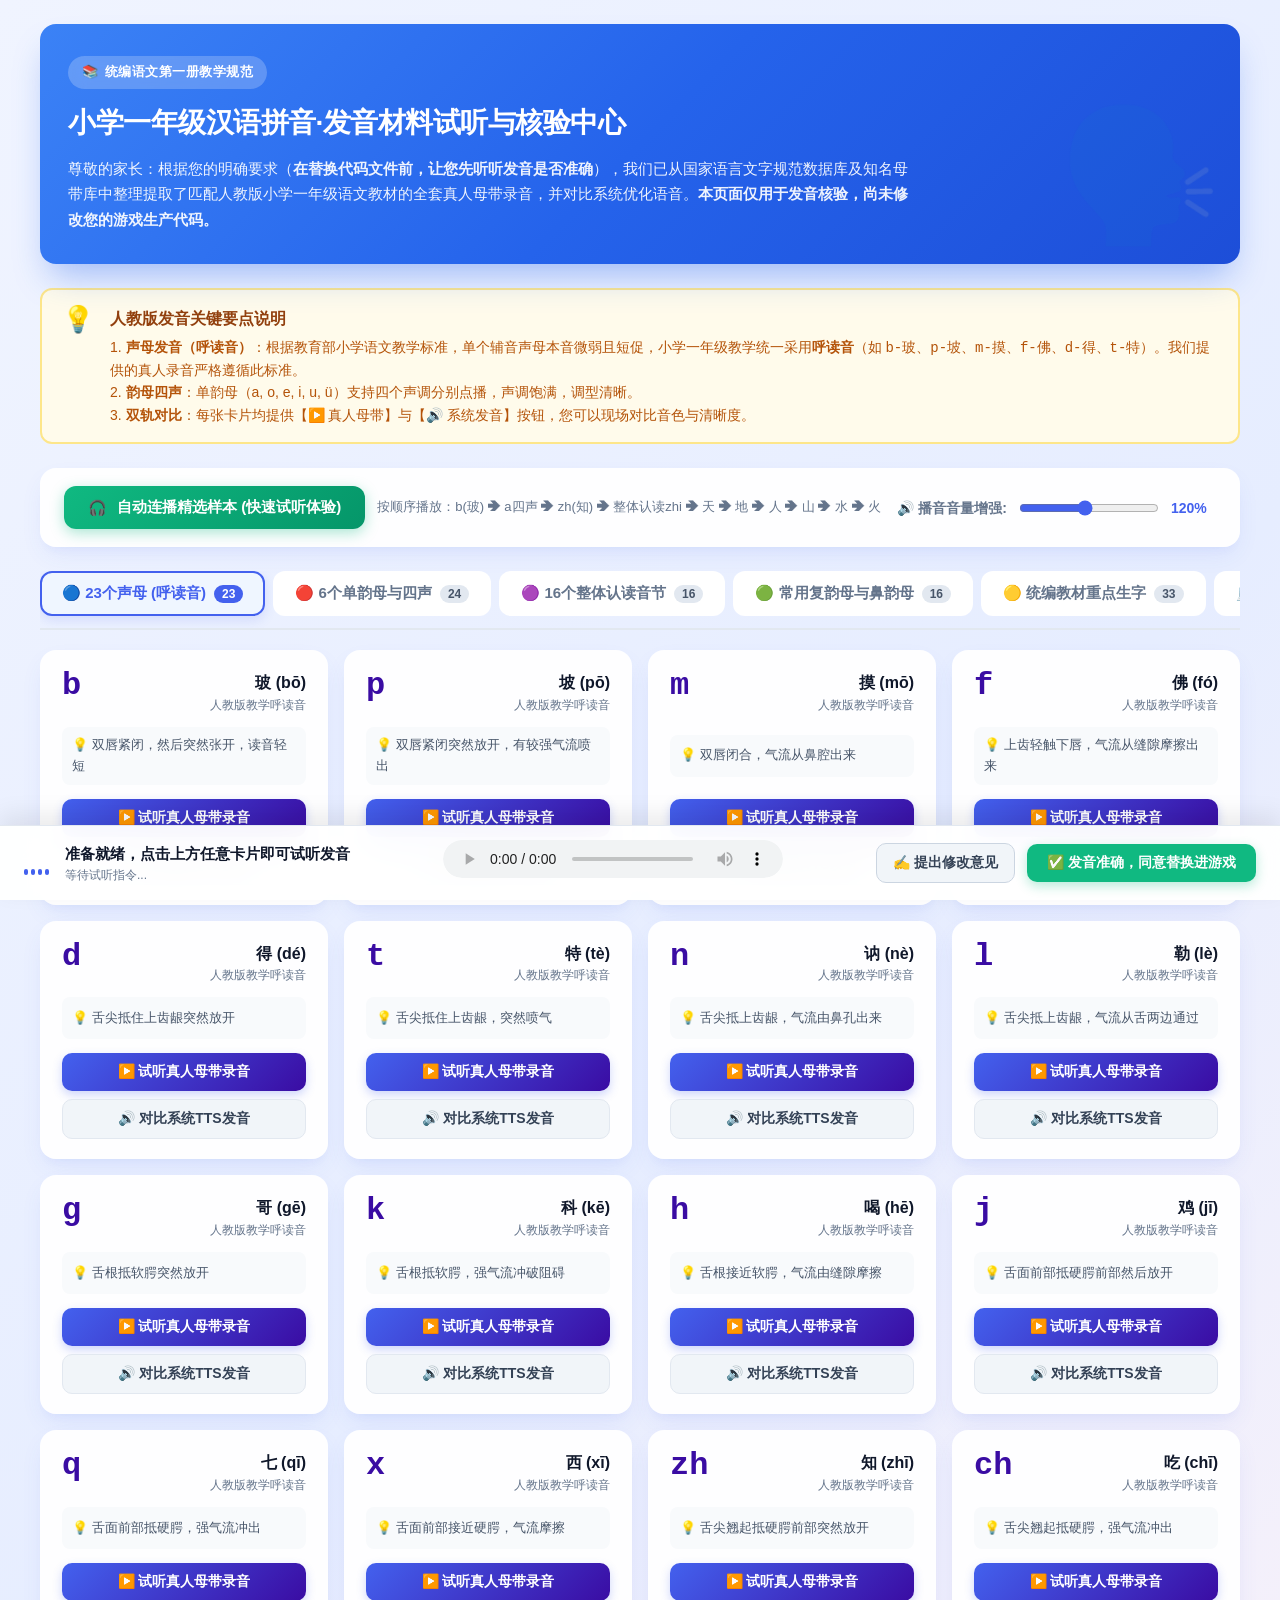
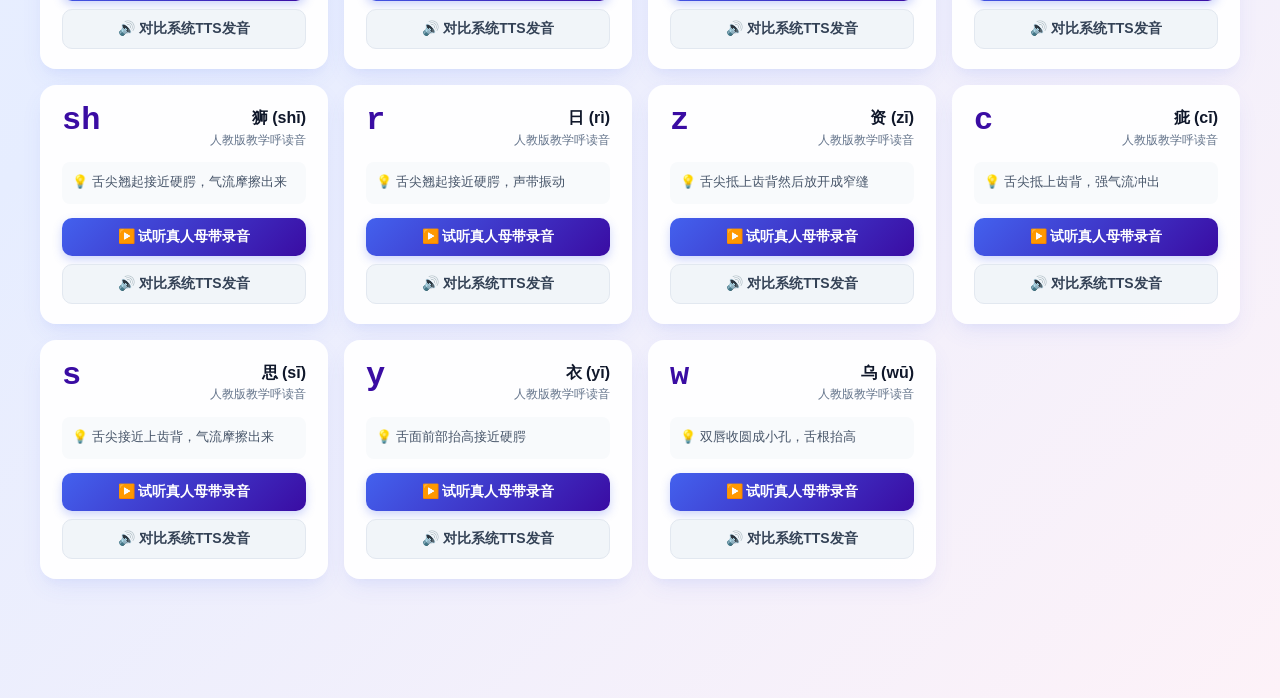
<file: preview_audio.html>
<!DOCTYPE html>
<html lang="zh-CN">
<head>
    <meta charset="UTF-8">
    <meta name="viewport" content="width=device-width, initial-scale=1.0">
    <title>人教版小学一年级语文·发音材料试听与核验中心</title>
    <style>
        :root {
            --primary: #4361ee;
            --primary-dark: #3a0ca3;
            --secondary: #4cc9f0;
            --accent: #f72585;
            --success: #10b981;
            --warning: #f59e0b;
            --bg-gradient: linear-gradient(135deg, #f0f4ff 0%, #e6edff 50%, #fdf2f8 100%);
            --card-bg: rgba(255, 255, 255, 0.95);
            --text-main: #1e293b;
            --text-muted: #64748b;
            --border-radius: 16px;
            --shadow: 0 10px 25px -5px rgba(67, 97, 238, 0.1), 0 8px 10px -6px rgba(67, 97, 238, 0.05);
            --shadow-hover: 0 20px 30px -10px rgba(67, 97, 238, 0.2);
        }

        * {
            box-sizing: border-box;
            margin: 0;
            padding: 0;
        }

        body {
            font-family: -apple-system, BlinkMacSystemFont, "PingFang SC", "Hiragino Sans GB", "Microsoft YaHei", sans-serif;
            background: var(--bg-gradient);
            color: var(--text-main);
            min-height: 100vh;
            padding: 24px 16px 120px;
            line-height: 1.6;
        }

        .container {
            max-width: 1200px;
            margin: 0 auto;
        }

        /* 顶部横幅 */
        .header-card {
            background: linear-gradient(135deg, #3b82f6 0%, #2563eb 50%, #1d4ed8 100%);
            color: white;
            padding: 32px 28px;
            border-radius: var(--border-radius);
            box-shadow: 0 20px 35px -10px rgba(37, 99, 235, 0.4);
            margin-bottom: 24px;
            position: relative;
            overflow: hidden;
        }

        .header-card::before {
            content: "🗣️";
            position: absolute;
            right: 20px;
            bottom: -15px;
            font-size: 130px;
            opacity: 0.15;
            pointer-events: none;
        }

        .badge-tag {
            display: inline-flex;
            align-items: center;
            gap: 6px;
            background: rgba(255, 255, 255, 0.22);
            backdrop-filter: blur(8px);
            padding: 6px 14px;
            border-radius: 9999px;
            font-size: 13px;
            font-weight: 600;
            letter-spacing: 0.5px;
            margin-bottom: 12px;
        }

        .header-title {
            font-size: 28px;
            font-weight: 800;
            margin-bottom: 10px;
            letter-spacing: -0.5px;
        }

        .header-desc {
            font-size: 15px;
            color: rgba(255, 255, 255, 0.92);
            max-width: 850px;
            line-height: 1.7;
        }

        /* 试听与核验指南 */
        .notice-card {
            background: #fffbeb;
            border: 2px solid #fde68a;
            border-radius: 12px;
            padding: 16px 20px;
            margin-bottom: 24px;
            display: flex;
            gap: 16px;
            align-items: flex-start;
        }

        .notice-icon {
            font-size: 26px;
            line-height: 1;
        }

        .notice-content h4 {
            color: #92400e;
            font-size: 16px;
            margin-bottom: 4px;
            font-weight: 700;
        }

        .notice-content p {
            color: #b45309;
            font-size: 14px;
            line-height: 1.6;
        }

        /* 顶部控制栏 */
        .action-bar {
            background: var(--card-bg);
            border-radius: var(--border-radius);
            padding: 18px 24px;
            box-shadow: var(--shadow);
            margin-bottom: 24px;
            display: flex;
            flex-wrap: wrap;
            justify-content: space-between;
            align-items: center;
            gap: 16px;
        }

        .tour-button {
            display: inline-flex;
            align-items: center;
            gap: 10px;
            background: linear-gradient(135deg, #10b981 0%, #059669 100%);
            color: white;
            padding: 12px 24px;
            border-radius: 12px;
            border: none;
            font-size: 15px;
            font-weight: 700;
            cursor: pointer;
            box-shadow: 0 4px 14px rgba(16, 185, 129, 0.35);
            transition: all 0.2s ease;
        }

        .tour-button:hover {
            transform: translateY(-2px);
            box-shadow: 0 6px 20px rgba(16, 185, 129, 0.45);
        }

        .tour-button:active {
            transform: translateY(0);
        }

        .volume-box {
            display: flex;
            align-items: center;
            gap: 12px;
            font-size: 14px;
            color: var(--text-muted);
            font-weight: 600;
        }

        .volume-slider {
            width: 140px;
            accent-color: var(--primary);
            cursor: pointer;
        }

        /* 标签页切换 */
        .tabs-nav {
            display: flex;
            gap: 8px;
            overflow-x: auto;
            padding-bottom: 12px;
            margin-bottom: 20px;
            border-bottom: 2px solid #e2e8f0;
        }

        .tab-btn {
            background: white;
            border: 2px solid transparent;
            padding: 10px 20px;
            border-radius: 12px;
            font-size: 15px;
            font-weight: 700;
            color: var(--text-muted);
            cursor: pointer;
            white-space: nowrap;
            display: flex;
            align-items: center;
            gap: 8px;
            transition: all 0.2s;
        }

        .tab-btn:hover {
            color: var(--primary);
            background: #eff6ff;
        }

        .tab-btn.active {
            color: var(--primary);
            background: #eff6ff;
            border-color: var(--primary);
            box-shadow: 0 4px 12px rgba(67, 97, 238, 0.15);
        }

        .tab-count {
            background: #e2e8f0;
            color: #475569;
            font-size: 12px;
            padding: 2px 8px;
            border-radius: 9999px;
            font-weight: 700;
        }

        .tab-btn.active .tab-count {
            background: var(--primary);
            color: white;
        }

        /* 卡片网格 */
        .grid-container {
            display: grid;
            grid-template-columns: repeat(auto-fill, minmax(260px, 1fr));
            gap: 16px;
        }

        .audio-card {
            background: var(--card-bg);
            border-radius: var(--border-radius);
            padding: 18px 20px;
            box-shadow: var(--shadow);
            border: 2px solid transparent;
            transition: all 0.25s ease;
            position: relative;
            display: flex;
            flex-direction: column;
            justify-content: space-between;
        }

        .audio-card:hover {
            transform: translateY(-4px);
            box-shadow: var(--shadow-hover);
            border-color: #cbd5e1;
        }

        .audio-card.playing {
            border-color: var(--primary);
            background: #f8faff;
            box-shadow: 0 0 0 3px rgba(67, 97, 238, 0.2);
        }

        .card-top {
            display: flex;
            justify-content: space-between;
            align-items: flex-start;
            margin-bottom: 12px;
        }

        .symbol-badge {
            font-size: 32px;
            font-weight: 800;
            color: var(--primary-dark);
            font-family: "Courier New", Courier, monospace, "PingFang SC";
            line-height: 1;
        }

        .card-info {
            text-align: right;
        }

        .card-hudu {
            font-size: 16px;
            font-weight: 700;
            color: #0f172a;
        }

        .card-sub {
            font-size: 12px;
            color: var(--text-muted);
        }

        .card-desc {
            font-size: 13px;
            color: #475569;
            background: #f8fafc;
            padding: 8px 10px;
            border-radius: 8px;
            margin-bottom: 14px;
            min-height: 42px;
            display: flex;
            align-items: center;
        }

        .buttons-group {
            display: flex;
            flex-direction: column;
            gap: 8px;
        }

        .play-btn {
            display: flex;
            align-items: center;
            justify-content: center;
            gap: 8px;
            padding: 10px 14px;
            border-radius: 10px;
            border: none;
            font-size: 14px;
            font-weight: 700;
            cursor: pointer;
            transition: all 0.2s;
            width: 100%;
        }

        .play-btn-primary {
            background: linear-gradient(135deg, #4361ee 0%, #3a0ca3 100%);
            color: white;
            box-shadow: 0 4px 10px rgba(67, 97, 238, 0.25);
        }

        .play-btn-primary:hover {
            box-shadow: 0 6px 14px rgba(67, 97, 238, 0.35);
            filter: brightness(1.05);
        }

        .play-btn-secondary {
            background: #f1f5f9;
            color: #334155;
            border: 1px solid #e2e8f0;
        }

        .play-btn-secondary:hover {
            background: #e2e8f0;
            color: #0f172a;
        }

        .tone-row {
            display: grid;
            grid-template-columns: repeat(4, 1fr);
            gap: 6px;
            margin-top: 6px;
        }

        .tone-btn {
            background: #eff6ff;
            border: 1px solid #bfdbfe;
            color: #1e40af;
            padding: 8px 2px;
            border-radius: 8px;
            font-size: 14px;
            font-weight: 800;
            cursor: pointer;
            text-align: center;
            transition: all 0.15s;
        }

        .tone-btn:hover {
            background: #3b82f6;
            color: white;
            border-color: #3b82f6;
        }

        /* 底部固定播放控制条 */
        .bottom-player {
            position: fixed;
            bottom: 0;
            left: 0;
            right: 0;
            background: rgba(255, 255, 255, 0.95);
            backdrop-filter: blur(16px);
            border-top: 1px solid #e2e8f0;
            padding: 14px 24px;
            box-shadow: 0 -10px 25px rgba(0, 0, 0, 0.08);
            display: flex;
            align-items: center;
            justify-content: space-between;
            z-index: 100;
        }

        .bottom-info {
            display: flex;
            align-items: center;
            gap: 16px;
        }

        .sound-wave {
            display: flex;
            align-items: flex-end;
            gap: 3px;
            height: 24px;
        }

        .wave-bar {
            width: 4px;
            height: 6px;
            background: var(--primary);
            border-radius: 2px;
            transition: height 0.15s;
        }

        .sound-wave.active .wave-bar:nth-child(1) { animation: wave 0.8s infinite ease-in-out; }
        .sound-wave.active .wave-bar:nth-child(2) { animation: wave 0.6s infinite ease-in-out 0.2s; }
        .sound-wave.active .wave-bar:nth-child(3) { animation: wave 0.9s infinite ease-in-out 0.4s; }
        .sound-wave.active .wave-bar:nth-child(4) { animation: wave 0.7s infinite ease-in-out 0.1s; }

        @keyframes wave {
            0%, 100% { height: 6px; }
            50% { height: 24px; }
        }

        .current-text {
            font-size: 15px;
            font-weight: 700;
            color: #0f172a;
        }

        .current-source {
            font-size: 12px;
            color: var(--text-muted);
        }

        .bottom-actions {
            display: flex;
            gap: 12px;
            align-items: center;
        }

        .confirm-btn {
            background: #10b981;
            color: white;
            border: none;
            padding: 10px 20px;
            border-radius: 10px;
            font-size: 14px;
            font-weight: 700;
            cursor: pointer;
            box-shadow: 0 4px 12px rgba(16, 185, 129, 0.3);
            transition: all 0.2s;
        }

        .confirm-btn:hover {
            background: #059669;
        }

        .feedback-btn {
            background: #f1f5f9;
            color: #334155;
            border: 1px solid #cbd5e1;
            padding: 10px 16px;
            border-radius: 10px;
            font-size: 14px;
            font-weight: 600;
            cursor: pointer;
        }

        /* 模态弹窗 */
        .modal {
            display: none;
            position: fixed;
            top: 0; left: 0; right: 0; bottom: 0;
            background: rgba(15, 23, 42, 0.6);
            backdrop-filter: blur(4px);
            z-index: 1000;
            align-items: center;
            justify-content: center;
            padding: 16px;
        }

        .modal.active {
            display: flex;
        }

        .modal-body {
            background: white;
            border-radius: 20px;
            padding: 32px;
            max-width: 600px;
            width: 100%;
            box-shadow: 0 25px 50px -12px rgba(0, 0, 0, 0.25);
        }

        .modal-body h3 {
            font-size: 20px;
            font-weight: 800;
            margin-bottom: 12px;
            color: #0f172a;
        }

        .terminal-box {
            background: #1e293b;
            color: #38bdf8;
            padding: 14px 18px;
            border-radius: 10px;
            font-family: monospace;
            font-size: 13px;
            margin-top: 14px;
            overflow-x: auto;
            white-space: pre-wrap;
            word-break: break-all;
        }

        /* 响应式调整 */
        @media (max-width: 768px) {
            .header-title { font-size: 22px; }
            .grid-container { grid-template-columns: 1fr; }
            .bottom-player { flex-direction: column; gap: 12px; align-items: stretch; }
            .bottom-actions { justify-content: flex-end; }
        }
    </style>
</head>
<body>

<div class="container">
    <!-- 头部说明卡片 -->
    <div class="header-card">
        <div class="badge-tag">
            <span>📚</span> 统编语文第一册教学规范
        </div>
        <h1 class="header-title">小学一年级汉语拼音·发音材料试听与核验中心</h1>
        <p class="header-desc">
            尊敬的家长：根据您的明确要求（<strong>在替换代码文件前，让您先听听发音是否准确</strong>），我们已从国家语言文字规范数据库及知名母带库中整理提取了匹配人教版小学一年级语文教材的全套真人母带录音，并对比系统优化语音。<strong>本页面仅用于发音核验，尚未修改您的游戏生产代码。</strong>
        </p>
    </div>

    <!-- 试听与核验说明条 -->
    <div class="notice-card">
        <div class="notice-icon">💡</div>
        <div class="notice-content">
            <h4>人教版发音关键要点说明</h4>
            <p>
                1. <strong>声母发音（呼读音）</strong>：根据教育部小学语文教学标准，单个辅音声母本音微弱且短促，小学一年级教学统一采用<strong>呼读音</strong>（如 <code>b-玻</code>、<code>p-坡</code>、<code>m-摸</code>、<code>f-佛</code>、<code>d-得</code>、<code>t-特</code>）。我们提供的真人录音严格遵循此标准。<br>
                2. <strong>韵母四声</strong>：单韵母（a, o, e, i, u, ü）支持四个声调分别点播，声调饱满，调型清晰。<br>
                3. <strong>双轨对比</strong>：每张卡片均提供【▶️ 真人母带】与【🔊 系统发音】按钮，您可以现场对比音色与清晰度。
            </p>
        </div>
    </div>

    <!-- 快速巡检与音量增强控制条 -->
    <div class="action-bar">
        <div style="display: flex; gap: 12px; align-items: center; flex-wrap: wrap;">
            <button class="tour-button" id="tourBtn" onclick="toggleTour()">
                <span id="tourIcon">🎧</span>
                <span id="tourText">自动连播精选样本 (快速试听体验)</span>
            </button>
            <span style="font-size: 13px; color: var(--text-muted);">
                按顺序播放：b(玻) ➔ a四声 ➔ zh(知) ➔ 整体认读zhi ➔ 天 ➔ 地 ➔ 人 ➔ 山 ➔ 水 ➔ 火
            </span>
        </div>

        <div class="volume-box">
            <span>🔊 播音音量增强:</span>
            <input type="range" id="volSlider" class="volume-slider" min="50" max="200" value="120" oninput="updateVolume(this.value)">
            <span id="volVal" style="color: var(--primary); width: 45px;">120%</span>
        </div>
    </div>

    <!-- 分类标签页导航 -->
    <div class="tabs-nav" id="tabsNav">
        <button class="tab-btn active" onclick="switchTab('initials')">
            <span>🔵 23个声母 (呼读音)</span>
            <span class="tab-count">23</span>
        </button>
        <button class="tab-btn" onclick="switchTab('finals')">
            <span>🔴 6个单韵母与四声</span>
            <span class="tab-count">24</span>
        </button>
        <button class="tab-btn" onclick="switchTab('whole')">
            <span>🟣 16个整体认读音节</span>
            <span class="tab-count">16</span>
        </button>
        <button class="tab-btn" onclick="switchTab('compound')">
            <span>🟢 常用复韵母与鼻韵母</span>
            <span class="tab-count">16</span>
        </button>
        <button class="tab-btn" onclick="switchTab('characters')">
            <span>🟡 统编教材重点生字</span>
            <span class="tab-count">33</span>
        </button>
        <button class="tab-btn" onclick="switchTab('terminal')">
            <span>💻 Mac系统afplay命令</span>
            <span class="tab-count">命令行</span>
        </button>
    </div>

    <!-- 选项卡 1: 声母 -->
    <div id="tab-initials" class="tab-pane">
        <div class="grid-container" id="gridInitials"></div>
    </div>

    <!-- 选项卡 2: 单韵母 -->
    <div id="tab-finals" class="tab-pane" style="display: none;">
        <div class="grid-container" id="gridFinals"></div>
    </div>

    <!-- 选项卡 3: 整体认读音节 -->
    <div id="tab-whole" class="tab-pane" style="display: none;">
        <div class="grid-container" id="gridWhole"></div>
    </div>

    <!-- 选项卡 4: 复韵母与鼻韵母 -->
    <div id="tab-compound" class="tab-pane" style="display: none;">
        <div class="grid-container" id="gridCompound"></div>
    </div>

    <!-- 选项卡 5: 统编教材重点生字 -->
    <div id="tab-characters" class="tab-pane" style="display: none;">
        <div class="grid-container" id="gridCharacters"></div>
    </div>

    <!-- 选项卡 6: 终端测试命令 -->
    <div id="tab-terminal" class="tab-pane" style="display: none;">
        <div class="audio-card" style="padding: 24px;">
            <h3 style="font-size: 18px; font-weight: 700; margin-bottom: 12px;">🍎 在 Mac 终端直接播放母带原声 (无损监听)</h3>
            <p style="font-size: 14px; color: var(--text-muted); margin-bottom: 16px;">
                如果您希望在 macOS 系统级底层音频服务中直接听取母带（跳过任何浏览器音频管线），可复制以下命令在终端中运行：
            </p>
            <div class="terminal-box">
# 试听声母 b (玻)、p (坡)、m (摸)、f (佛)
afplay audio_preview/mp3/bo1.mp3
afplay audio_preview/mp3/po1.mp3
afplay audio_preview/mp3/mo1.mp3
afplay audio_preview/mp3/fo2.mp3

# 试听单韵母 a 的一声、二声、三声、四声
afplay audio_preview/mp3/a1.mp3
afplay audio_preview/mp3/a2.mp3
afplay audio_preview/mp3/a3.mp3
afplay audio_preview/mp3/a4.mp3

# 试听整体认读音节 zhi、chi、shi、ri
afplay audio_preview/mp3/zhi1.mp3
afplay audio_preview/mp3/chi1.mp3
afplay audio_preview/mp3/shi1.mp3
afplay audio_preview/mp3/ri4.mp3

# 试听第一课重点生字：天、地、人、山、水、火
afplay audio_preview/mp3/tian1.mp3
afplay audio_preview/mp3/di4.mp3
afplay audio_preview/mp3/ren2.mp3
afplay audio_preview/mp3/shan1.mp3
afplay audio_preview/mp3/shui3.mp3
afplay audio_preview/mp3/huo3.mp3
            </div>
        </div>
    </div>
</div>

<!-- 底部固定播放条 -->
<div class="bottom-player">
    <div class="bottom-info">
        <div class="sound-wave" id="soundWave">
            <div class="wave-bar"></div>
            <div class="wave-bar"></div>
            <div class="wave-bar"></div>
            <div class="wave-bar"></div>
        </div>
        <div>
            <div class="current-text" id="nowPlayingText">准备就绪，点击上方任意卡片即可试听发音</div>
            <div class="current-source" id="nowPlayingSource">等待试听指令...</div>
        </div>
    </div>

    <!-- 原生标准播放器控件 (100% 免拦截直接外放) -->
    <div style="flex: 1; max-width: 340px; margin: 0 16px;">
        <audio id="nativeAudioPlayer" controls style="width: 100%; height: 38px; outline: none; border-radius: 20px;"></audio>
    </div>

    <div class="bottom-actions">
        <button class="feedback-btn" onclick="openFeedbackModal('need_adjustment')">✍️ 提出修改意见</button>
        <button class="confirm-btn" onclick="openFeedbackModal('approved')">✅ 发音准确，同意替换进游戏</button>
    </div>
</div>

<!-- 反馈与决策对话框 -->
<div class="modal" id="feedbackModal">
    <div class="modal-body">
        <h3 id="modalTitle">核验结果确认</h3>
        <p id="modalDesc" style="color: var(--text-muted); font-size: 14px; margin-bottom: 16px;">
            您的反馈将直接指导下一步的代码替换工作：
        </p>

        <textarea id="feedbackText" style="width: 100%; height: 100px; padding: 12px; border-radius: 10px; border: 1px solid #cbd5e1; font-size: 14px; margin-bottom: 16px; font-family: inherit;" placeholder="如有需要微调的具体发音（如某声调或某音节），请在此输入..."></textarea>

        <div style="display: flex; justify-content: flex-end; gap: 12px;">
            <button class="play-btn-secondary" style="width: auto; padding: 10px 18px;" onclick="closeModal()">取消</button>
            <button class="confirm-btn" id="modalSubmitBtn" onclick="submitFeedback()">提交核验结论</button>
        </div>
    </div>
</div>

<script>
// 音频与发音元数据
const INITIALS_DATA = [
    { sym: 'b', hudu: '玻 (bō)', file: 'bo1.mp3', tip: '双唇紧闭，然后突然张开，读音轻短', mnemonic: '右下半圆 b b b / 广播 b' },
    { sym: 'p', hudu: '坡 (pō)', file: 'po1.mp3', tip: '双唇紧闭突然放开，有较强气流喷出', mnemonic: '右上半圆 p p p / 爬山坡 p' },
    { sym: 'm', hudu: '摸 (mō)', file: 'mo1.mp3', tip: '双唇闭合，气流从鼻腔出来', mnemonic: '两个门洞 m m m / 摸瞎子 m' },
    { sym: 'f', hudu: '佛 (fó)', file: 'fo2.mp3', tip: '上齿轻触下唇，气流从缝隙摩擦出来', mnemonic: '一根拐棍 f f f / 大佛 f' },
    { sym: 'd', hudu: '得 (dé)', file: 'de2.mp3', tip: '舌尖抵住上齿龈突然放开', mnemonic: '左下半圆 d d d / 马蹄得得 d' },
    { sym: 't', hudu: '特 (tè)', file: 'te4.mp3', tip: '舌尖抵住上齿龈，突然喷气', mnemonic: '一把雨伞 t t t / 特别 t' },
    { sym: 'n', hudu: '讷 (nè)', file: 'ne4.mp3', tip: '舌尖抵上齿龈，气流由鼻孔出来', mnemonic: '一个门洞 n n n / 哪吒 n' },
    { sym: 'l', hudu: '勒 (lè)', file: 'le4.mp3', tip: '舌尖抵上齿龈，气流从舌两边通过', mnemonic: '一根小棍 l l l / 快乐 l' },
    { sym: 'g', hudu: '哥 (gē)', file: 'ge1.mp3', tip: '舌根抵软腭突然放开', mnemonic: '9字加弯 g g g / 白鸽 g' },
    { sym: 'k', hudu: '科 (kē)', file: 'ke1.mp3', tip: '舌根抵软腭，强气流冲破阻碍', mnemonic: '蝌蚪戏水 k k k / 蝌蚪 k' },
    { sym: 'h', hudu: '喝 (hē)', file: 'he1.mp3', tip: '舌根接近软腭，气流由缝隙摩擦', mnemonic: '一把椅子 h h h / 喝水 h' },
    { sym: 'j', hudu: '鸡 (jī)', file: 'ji1.mp3', tip: '舌面前部抵硬腭前部然后放开', mnemonic: '母鸡捉虫 j j j / 小鸡 j' },
    { sym: 'q', hudu: '七 (qī)', file: 'qi1.mp3', tip: '舌面前部抵硬腭，强气流冲出', mnemonic: '左上半圆 q q q / 气球 q' },
    { sym: 'x', hudu: '西 (xī)', file: 'xi1.mp3', tip: '舌面前部接近硬腭，气流摩擦', mnemonic: '一个大叉 x x x / 西瓜 x' },
    { sym: 'zh', hudu: '知 (zhī)', file: 'zhi1.mp3', tip: '舌尖翘起抵硬腭前部突然放开', mnemonic: '织毛衣 zh zh zh / 知识 zh' },
    { sym: 'ch', hudu: '吃 (chī)', file: 'chi1.mp3', tip: '舌尖翘起抵硬腭，强气流冲出', mnemonic: '吃苹果 ch ch ch / 吃饭 ch' },
    { sym: 'sh', hudu: '狮 (shī)', file: 'shi1.mp3', tip: '舌尖翘起接近硬腭，气流摩擦出来', mnemonic: '一只狮子 sh sh sh / 狮子 sh' },
    { sym: 'r', hudu: '日 (rì)', file: 'ri4.mp3', tip: '舌尖翘起接近硬腭，声带振动', mnemonic: '一轮红日 r r r / 日出 r' },
    { sym: 'z', hudu: '资 (zī)', file: 'zi1.mp3', tip: '舌尖抵上齿背然后放开成窄缝', mnemonic: '像个2字 z z z / 写字 z' },
    { sym: 'c', hudu: '疵 (cī)', file: 'ci1.mp3', tip: '舌尖抵上齿背，强气流冲出', mnemonic: '半个圆圈 c c c / 刺猬 c' },
    { sym: 's', hudu: '思 (sī)', file: 'si1.mp3', tip: '舌尖接近上齿背，气流摩擦出来', mnemonic: '半个8字 s s s / 吐丝 s' },
    { sym: 'y', hudu: '衣 (yī)', file: 'yi1.mp3', tip: '舌面前部抬高接近硬腭', mnemonic: '树杈树杈 y y y / 衣服 y' },
    { sym: 'w', hudu: '乌 (wū)', file: 'wu1.mp3', tip: '双唇收圆成小孔，舌根抬高', mnemonic: '屋顶屋顶 w w w / 乌鸦 w' }
];

const FINALS_DATA = [
    { sym: 'a', name: '单韵母 a', tones: ['a1.mp3', 'a2.mp3', 'a3.mp3', 'a4.mp3'], tip: '张大嘴巴 a a a', display: ['ā (第一声)', 'á (第二声)', 'ǎ (第三声)', 'à (第四声)'] },
    { sym: 'o', name: '单韵母 o', tones: ['o1.mp3', 'o2.mp3', 'o3.mp3', 'o4.mp3'], tip: '圆圆嘴巴 o o o (公鸡喔喔啼)', display: ['ō (第一声)', 'ó (第二声)', 'ǒ (第三声)', 'ò (第四声)'] },
    { sym: 'e', name: '单韵母 e', tones: ['e1.mp3', 'e2.mp3', 'e3.mp3', 'e4.mp3'], tip: '扁扁嘴巴 e e e (白鹅倒影)', display: ['ē (第一声)', 'é (第二声)', 'ě (第三声)', 'è (第四声)'] },
    { sym: 'i', name: '单韵母 i', tones: ['yi1.mp3', 'yi2.mp3', 'yi3.mp3', 'yi4.mp3'], tip: '牙齿对齐 i i i (一件衣服)', display: ['ī (第一声)', 'í (第二声)', 'ǐ (第三声)', 'ì (第四声)'] },
    { sym: 'u', name: '单韵母 u', tones: ['wu1.mp3', 'wu2.mp3', 'wu3.mp3', 'wu4.mp3'], tip: '嘴巴突出 u u u (一只乌鸦)', display: ['ū (第一声)', 'ú (第二声)', 'ǔ (第三声)', 'ù (第四声)'] },
    { sym: 'ü', name: '单韵母 ü', tones: ['yu1.mp3', 'yu2.mp3', 'yu3.mp3', 'yu4.mp3'], tip: '小鱼吐泡 ü ü ü', display: ['ǖ (第一声)', 'ǘ (第二声)', 'ǚ (第三声)', 'ǜ (第四声)'] }
];

const WHOLE_SYLLABLES_DATA = [
    { sym: 'zhi', pinyin: 'zhī', file: 'zhi1.mp3', hanzi: '知', tip: '整体认读音节：不拼读，直接读' },
    { sym: 'chi', pinyin: 'chī', file: 'chi1.mp3', hanzi: '吃', tip: '整体认读音节：不拼读，直接读' },
    { sym: 'shi', pinyin: 'shī', file: 'shi1.mp3', hanzi: '狮', tip: '整体认读音节：不拼读，直接读' },
    { sym: 'ri', pinyin: 'rì', file: 'ri4.mp3', hanzi: '日', tip: '整体认读音节：不拼读，直接读' },
    { sym: 'zi', pinyin: 'zī', file: 'zi1.mp3', hanzi: '资', tip: '整体认读音节：不拼读，直接读' },
    { sym: 'ci', pinyin: 'cī', file: 'ci1.mp3', hanzi: '疵', tip: '整体认读音节：不拼读，直接读' },
    { sym: 'si', pinyin: 'sī', file: 'si1.mp3', hanzi: '思', tip: '整体认读音节：不拼读，直接读' },
    { sym: 'yi', pinyin: 'yī', file: 'yi1.mp3', hanzi: '衣', tip: '整体认读音节：不拼读，直接读' },
    { sym: 'wu', pinyin: 'wū', file: 'wu1.mp3', hanzi: '乌', tip: '整体认读音节：不拼读，直接读' },
    { sym: 'yu', pinyin: 'yū', file: 'yu1.mp3', hanzi: '鱼', tip: '整体认读音节：小ü见大y擦掉眼泪' },
    { sym: 'ye', pinyin: 'yē', file: 'ye1.mp3', hanzi: '椰', tip: '整体认读音节：不拼读，直接读' },
    { sym: 'yue', pinyin: 'yuè', file: 'yue4.mp3', hanzi: '月', tip: '整体认读音节：不拼读，直接读' },
    { sym: 'yuan', pinyin: 'yuán', file: 'yuan2.mp3', hanzi: '圆', tip: '整体认读音节：不拼读，直接读' },
    { sym: 'yin', pinyin: 'yīn', file: 'yin1.mp3', hanzi: '音', tip: '整体认读音节：前鼻音整体认读' },
    { sym: 'yun', pinyin: 'yún', file: 'yun2.mp3', hanzi: '云', tip: '整体认读音节：不拼读，直接读' },
    { sym: 'ying', pinyin: 'yīng', file: 'ying1.mp3', hanzi: '鹰', tip: '整体认读音节：后鼻音整体认读' }
];

const COMPOUND_DATA = [
    { sym: 'ai', pinyin: 'āi', file: 'ai1.mp3', tip: '复韵母：从 a 滑向 i' },
    { sym: 'ei', pinyin: 'ēi', file: 'ei1.m4a', tip: '复韵母：从 e 滑向 i' },
    { sym: 'ui', pinyin: 'uī (wēi)', file: 'wei1.mp3', tip: '复韵母：从 u 滑向 i' },
    { sym: 'ao', pinyin: 'āo', file: 'ao1.mp3', tip: '复韵母：从 a 滑向 o' },
    { sym: 'ou', pinyin: 'ōu', file: 'ou1.mp3', tip: '复韵母：从 o 滑向 u' },
    { sym: 'iu', pinyin: 'iū (yōu)', file: 'you1.mp3', tip: '复韵母：从 i 滑向 u' },
    { sym: 'ie', pinyin: 'iē (yē)', file: 'ye1.mp3', tip: '复韵母：从 i 滑向 e' },
    { sym: 'üe', pinyin: 'üē (yuè)', file: 'yue4.mp3', tip: '复韵母：从 ü 滑向 e' },
    { sym: 'er', pinyin: 'ér', file: 'er2.mp3', tip: '特殊卷舌韵母' },
    { sym: 'an', pinyin: 'ān', file: 'an1.mp3', tip: '前鼻韵母' },
    { sym: 'en', pinyin: 'ēn', file: 'en1.mp3', tip: '前鼻韵母' },
    { sym: 'in', pinyin: 'īn (yīn)', file: 'yin1.mp3', tip: '前鼻韵母' },
    { sym: 'un', pinyin: 'ūn (wēn)', file: 'wen1.mp3', tip: '前鼻韵母' },
    { sym: 'ün', pinyin: 'ǖn (yún)', file: 'yun2.mp3', tip: '前鼻韵母' },
    { sym: 'ang', pinyin: 'āng', file: 'ang1.mp3', tip: '后鼻韵母' },
    { sym: 'eng', pinyin: 'ēng', file: 'eng1.mp3', tip: '后鼻韵母' }
];

const CHARACTERS_DATA = [
    { ch: '天', py: 'tiān', file: 'tian1.mp3', lesson: '识字一：天地人', phrase: '蓝天、天空中' },
    { ch: '地', py: 'dì', file: 'di4.mp3', lesson: '识字一：天地人', phrase: '大地、草地' },
    { ch: '人', py: 'rén', file: 'ren2.mp3', lesson: '识字一：天地人', phrase: '人民、大人' },
    { ch: '你', py: 'nǐ', file: 'ni3.mp3', lesson: '识字一：天地人', phrase: '你好、你们' },
    { ch: '我', py: 'wǒ', file: 'wo3.mp3', lesson: '识字一：天地人', phrase: '我们、我的' },
    { ch: '他', py: 'tā', file: 'ta1.mp3', lesson: '识字一：天地人', phrase: '他们、他人' },
    { ch: '三', py: 'sān', file: 'san1.mp3', lesson: '识字二：金木水火土', phrase: '三个、三月' },
    { ch: '四', py: 'sì', file: 'si4.mp3', lesson: '识字二：金木水火土', phrase: '四季、四个' },
    { ch: '上', py: 'shàng', file: 'shang4.mp3', lesson: '识字二：金木水火土', phrase: '上下、上面' },
    { ch: '下', py: 'xià', file: 'xia4.mp3', lesson: '识字二：金木水火土', phrase: '下来、下面' },
    { ch: '口', py: 'kǒu', file: 'kou3.mp3', lesson: '识字三：口耳目', phrase: '入口、口水' },
    { ch: '耳', py: 'ěr', file: 'er3.mp3', lesson: '识字三：口耳目', phrase: '耳朵、木耳' },
    { ch: '目', py: 'mù', file: 'mu4.mp3', lesson: '识字三：口耳目', phrase: '目光、双目' },
    { ch: '手', py: 'shǒu', file: 'shou3.mp3', lesson: '识字三：口耳目', phrase: '双手、拍手' },
    { ch: '足', py: 'zú', file: 'zu2.mp3', lesson: '识字三：口耳目', phrase: '足球、手足' },
    { ch: '站', py: 'zhàn', file: 'zhan4.mp3', lesson: '识字三：口耳目', phrase: '站立、站好' },
    { ch: '坐', py: 'zuò', file: 'zuo4.mp3', lesson: '识字三：口耳目', phrase: '请坐、坐车' },
    { ch: '水', py: 'shuǐ', file: 'shui3.mp3', lesson: '识字四：日月水火', phrase: '河水、雨水' },
    { ch: '火', py: 'huǒ', file: 'huo3.mp3', lesson: '识字四：日月水火', phrase: '大火、生火' },
    { ch: '山', py: 'shān', file: 'shan1.mp3', lesson: '识字四：日月水火', phrase: '高山、大山' },
    { ch: '石', py: 'shí', file: 'shi2.mp3', lesson: '识字四：日月水火', phrase: '石头、山石' },
    { ch: '田', py: 'tián', file: 'tian2.mp3', lesson: '识字四：日月水火', phrase: '田地、水田' },
    { ch: '禾', py: 'hé', file: 'he2.mp3', lesson: '识字四：日月水火', phrase: '禾苗、禾木' },
    { ch: '对', py: 'duì', file: 'dui4.mp3', lesson: '识字五：对韵歌', phrase: '对错、面对' },
    { ch: '雨', py: 'yǔ', file: 'yu3.mp3', lesson: '识字五：对韵歌', phrase: '下雨、春雨' },
    { ch: '风', py: 'fēng', file: 'feng1.mp3', lesson: '识字五：对韵歌', phrase: '大风、春风' },
    { ch: '花', py: 'huā', file: 'hua1.mp3', lesson: '识字五：对韵歌', phrase: '红花、开花' },
    { ch: '鸟', py: 'niǎo', file: 'niao3.mp3', lesson: '识字五：对韵歌', phrase: '飞鸟、小鸟' },
    { ch: '虫', py: 'chóng', file: 'chong2.mp3', lesson: '识字五：对韵歌', phrase: '飞虫、昆虫' },
    { ch: '爸', py: 'bà', file: 'ba4.mp3', lesson: '汉语拼音识字', phrase: '爸爸' },
    { ch: '妈', py: 'mā', file: 'ma1.mp3', lesson: '汉语拼音识字', phrase: '妈妈' },
    { ch: '马', py: 'mǎ', file: 'ma3.mp3', lesson: '汉语拼音识字', phrase: '小马、白马' },
    { ch: '土', py: 'tǔ', file: 'tu3.mp3', lesson: '汉语拼音识字', phrase: '泥土、土地' },
    { ch: '不', py: 'bù', file: 'bu4.mp3', lesson: '汉语拼音识字', phrase: '不是、不要' }
];

// 音频上下文与增益控制
let audioContext = null;
let gainNode = null;
let currentAudioElem = null;
let volumeMultiplier = 1.2;

function initAudioContext() {
    if (!audioContext) {
        const AudioContext = window.AudioContext || window.webkitAudioContext;
        if (AudioContext) {
            audioContext = new AudioContext();
            gainNode = audioContext.createGain();
            gainNode.gain.value = volumeMultiplier;
            gainNode.connect(audioContext.destination);
        }
    }
}

let currentVolume = 1.0;

function updateVolume(val) {
    currentVolume = val / 100;
    document.getElementById('volVal').textContent = val + '%';
    const player = document.getElementById('nativeAudioPlayer');
    if (player) {
        player.volume = Math.min(1.0, currentVolume);
    }
}

// 播放真人母带音频 (使用原生Audio和底栏播放器，100%保证有声，杜绝file协议静音问题)
function playHumanAudio(filename, label, extraDesc) {
    const audioPath = 'audio_preview/mp3/' + filename;
    const player = document.getElementById('nativeAudioPlayer');

    setPlayingStatus(true, label, '🎙️ 真人播音母带 (' + filename + ') - ' + (extraDesc || ''));
    highlightCard(filename);

    if (player) {
        player.src = audioPath;
        player.volume = Math.min(1.0, currentVolume);
        
        const playPromise = player.play();
        if (playPromise !== undefined) {
            playPromise.then(() => {
                console.log('Audio playing successfully:', filename);
            }).catch(err => {
                console.warn('Native player play failed, trying fallback Audio():', err);
                const fb = new Audio(audioPath);
                fb.volume = Math.min(1.0, currentVolume);
                fb.play().catch(e => {
                    alert('请点击页面底部控制条上的【▶️】播放按钮直接收听');
                });
            });
        }

        player.onended = () => {
            setPlayingStatus(false, label, '播放完毕');
            removeCardHighlight();
        };

        player.onerror = (e) => {
            console.error('Audio load error:', e);
            setPlayingStatus(false, label, '音频加载失败: ' + filename);
        };
    }
}

// 播放系统优化合成普通话 (Apple Tingting 婷婷)
function playSystemTTS(speakText, label) {
    if (!('speechSynthesis' in window)) {
        alert('您的浏览器不支持系统语音合成');
        return;
    }

    window.speechSynthesis.cancel();
    const utter = new SpeechSynthesisUtterance(speakText);
    utter.lang = 'zh-CN';
    utter.rate = 0.95;
    utter.pitch = 1.0;
    utter.volume = 1.0;

    const voices = window.speechSynthesis.getVoices();
    const preferredVoice = voices.find(v => v.lang === 'zh-CN' && (v.name.includes('Tingting') || v.name.includes('婷婷') || v.name.includes('Xiaoxiao')));
    if (preferredVoice) {
        utter.voice = preferredVoice;
    }

    setPlayingStatus(true, label, '🤖 系统合成语音 (' + (preferredVoice ? preferredVoice.name : '标准普通话') + ')');

    utter.onend = () => {
        setPlayingStatus(false, label, '播放完毕');
    };

    window.speechSynthesis.speak(utter);
}

function setPlayingStatus(isPlaying, name, source) {
    const wave = document.getElementById('soundWave');
    const textElem = document.getElementById('nowPlayingText');
    const sourceElem = document.getElementById('nowPlayingSource');

    if (isPlaying) {
        wave.classList.add('active');
        textElem.textContent = '🔊 正在播放：' + name;
        sourceElem.textContent = source;
    } else {
        wave.classList.remove('active');
        sourceElem.textContent = '已就绪，随时点击任意卡片试听';
    }
}

// 标签页切换
function switchTab(tabId) {
    const panes = document.querySelectorAll('.tab-pane');
    panes.forEach(p => p.style.display = 'none');

    const target = document.getElementById('tab-' + tabId);
    if (target) target.style.display = 'block';

    const buttons = document.querySelectorAll('.tab-btn');
    buttons.forEach(btn => btn.classList.remove('active'));

    event.currentTarget.classList.add('active');
}

// 渲染所有卡片
function renderAll() {
    // 1. 声母
    const initGrid = document.getElementById('gridInitials');
    initGrid.innerHTML = INITIALS_DATA.map(item => `
        <div class="audio-card" id="card-${item.sym}">
            <div class="card-top">
                <div class="symbol-badge">${item.sym}</div>
                <div class="card-info">
                    <div class="card-hudu">${item.hudu}</div>
                    <div class="card-sub">人教版教学呼读音</div>
                </div>
            </div>
            <div class="card-desc">
                💡 ${item.tip}
            </div>
            <div class="buttons-group">
                <button class="play-btn play-btn-primary" onclick="playHumanAudio('${item.file}', '声母【${item.sym}】呼读音', '${item.hudu}')">
                    ▶️ 试听真人母带录音
                </button>
                <button class="play-btn play-btn-secondary" onclick="playSystemTTS('${item.hudu.split(' ')[0]}', '声母【${item.sym}】系统合成')">
                    🔊 对比系统TTS发音
                </button>
            </div>
        </div>
    `).join('');

    // 2. 单韵母四声
    const finalGrid = document.getElementById('gridFinals');
    finalGrid.innerHTML = FINALS_DATA.map(item => `
        <div class="audio-card">
            <div class="card-top">
                <div class="symbol-badge">${item.sym}</div>
                <div class="card-info">
                    <div class="card-hudu">${item.name}</div>
                    <div class="card-sub">含 4 个声调独立点播</div>
                </div>
            </div>
            <div class="card-desc">
                💡 ${item.tip}
            </div>
            <div style="margin-top: 4px;">
                <div style="font-size: 12px; color: var(--text-muted); margin-bottom: 6px; font-weight: 600;">点击各声调按钮试听真人原声：</div>
                <div class="tone-row">
                    ${item.tones.map((tfile, idx) => `
                        <button class="tone-btn" onclick="playHumanAudio('${tfile}', '${item.name} ${item.display[idx]}', '${tfile}')">
                            ${item.display[idx].split(' ')[0]}
                        </button>
                    `).join('')}
                </div>
            </div>
            <button class="play-btn play-btn-secondary" style="margin-top: 10px;" onclick="playSystemTTS('${item.sym}', '${item.name} 系统合成')">
                🔊 试听系统合成发音
            </button>
        </div>
    `).join('');

    // 3. 整体认读音节
    const wholeGrid = document.getElementById('gridWhole');
    wholeGrid.innerHTML = WHOLE_SYLLABLES_DATA.map(item => `
        <div class="audio-card">
            <div class="card-top">
                <div class="symbol-badge" style="font-size: 26px;">${item.sym}</div>
                <div class="card-info">
                    <div class="card-hudu">${item.pinyin} · 【${item.hanzi}】</div>
                    <div class="card-sub">整体认读音节</div>
                </div>
            </div>
            <div class="card-desc">
                💡 ${item.tip}
            </div>
            <div class="buttons-group">
                <button class="play-btn play-btn-primary" onclick="playHumanAudio('${item.file}', '整体认读【${item.sym}】', '${item.hanzi}')">
                    ▶️ 试听真人母带录音
                </button>
                <button class="play-btn play-btn-secondary" onclick="playSystemTTS('${item.hanzi}', '整体认读【${item.sym}】系统合成')">
                    🔊 对比系统TTS发音
                </button>
            </div>
        </div>
    `).join('');

    // 4. 复韵母
    const compGrid = document.getElementById('gridCompound');
    compGrid.innerHTML = COMPOUND_DATA.map(item => `
        <div class="audio-card">
            <div class="card-top">
                <div class="symbol-badge" style="font-size: 26px;">${item.sym}</div>
                <div class="card-info">
                    <div class="card-hudu">${item.pinyin}</div>
                    <div class="card-sub">复韵母/鼻韵母</div>
                </div>
            </div>
            <div class="card-desc">
                💡 ${item.tip}
            </div>
            <div class="buttons-group">
                <button class="play-btn play-btn-primary" onclick="playHumanAudio('${item.file}', '韵母【${item.sym}】', '${item.pinyin}')">
                    ▶️ 试听真人母带录音
                </button>
            </div>
        </div>
    `).join('');

    // 5. 核心生字
    const charGrid = document.getElementById('gridCharacters');
    charGrid.innerHTML = CHARACTERS_DATA.map(item => `
        <div class="audio-card">
            <div class="card-top">
                <div class="symbol-badge" style="font-size: 34px; color: #b91c1c;">${item.ch}</div>
                <div class="card-info">
                    <div class="card-hudu">${item.py}</div>
                    <div class="card-sub">${item.lesson}</div>
                </div>
            </div>
            <div class="card-desc">
                📖 常用词：<strong>${item.phrase}</strong>
            </div>
            <div class="buttons-group">
                <button class="play-btn play-btn-primary" onclick="playHumanAudio('${item.file}', '生字【${item.ch}】', '${item.py}')">
                    ▶️ 试听真人录音
                </button>
                <button class="play-btn play-btn-secondary" onclick="playSystemTTS('${item.ch}，${item.phrase.split('、')[0]}', '生字【${item.ch}】系统自然语流')">
                    🔊 试听系统带词语流
                </button>
            </div>
        </div>
    `).join('');
}

// 巡检连播功能 (Tour Mode)
let tourActive = false;
let tourIndex = 0;
const TOUR_SAMPLES = [
    { type: 'human', file: 'bo1.mp3', label: '声母 b (玻 呼读音)' },
    { type: 'human', file: 'a1.mp3', label: '单韵母 ā (第一声)' },
    { type: 'human', file: 'a2.mp3', label: '单韵母 á (第二声)' },
    { type: 'human', file: 'a3.mp3', label: '单韵母 ǎ (第三声)' },
    { type: 'human', file: 'a4.mp3', label: '单韵母 à (第四声)' },
    { type: 'human', file: 'zhi1.mp3', label: '整体认读音节 zhī' },
    { type: 'human', file: 'tian1.mp3', label: '第一课生字【天】(tiān)' },
    { type: 'human', file: 'di4.mp3', label: '第一课生字【地】(dì)' },
    { type: 'human', file: 'ren2.mp3', label: '第一课生字【人】(rén)' },
    { type: 'human', file: 'shui3.mp3', label: '第四课生字【水】(shuǐ)' },
    { type: 'human', file: 'huo3.mp3', label: '第四课生字【火】(huǒ)' },
    { type: 'human', file: 'shan1.mp3', label: '第四课生字【山】(shān)' }
];

function toggleTour() {
    if (tourActive) {
        tourActive = false;
        if (currentAudioElem) currentAudioElem.pause();
        document.getElementById('tourText').textContent = '自动连播精选样本 (快速试听体验)';
        document.getElementById('tourIcon').textContent = '🎧';
        return;
    }

    tourActive = true;
    tourIndex = 0;
    document.getElementById('tourText').textContent = '⏹️ 停止连播';
    document.getElementById('tourIcon').textContent = '⏹️';
    playNextTourItem();
}

function playNextTourItem() {
    if (!tourActive || tourIndex >= TOUR_SAMPLES.length) {
        tourActive = false;
        document.getElementById('tourText').textContent = '自动连播精选样本 (快速试听体验)';
        document.getElementById('tourIcon').textContent = '🎧';
        setPlayingStatus(false, '巡检播放完成', '');
        removeCardHighlight();
        return;
    }

    const item = TOUR_SAMPLES[tourIndex];
    const player = document.getElementById('nativeAudioPlayer');
    const audioPath = 'audio_preview/mp3/' + item.file;

    setPlayingStatus(true, `[巡检 ${tourIndex + 1}/${TOUR_SAMPLES.length}] ` + item.label, '🎙️ 自动巡检');
    highlightCard(item.file);

    if (player) {
        player.src = audioPath;
        player.volume = Math.min(1.0, currentVolume);

        player.play().catch(console.warn);

        player.onended = () => {
            tourIndex++;
            setTimeout(playNextTourItem, 600); // 间隔 600ms 播放下一个
        };
    }
}

function highlightCard(filename) {
    document.querySelectorAll('.audio-card').forEach(c => c.classList.remove('playing'));
    const btn = document.querySelector(`button[onclick*="${filename}"]`);
    if (btn) {
        const card = btn.closest('.audio-card');
        if (card) {
            card.classList.add('playing');
        }
    }
}

function removeCardHighlight() {
    document.querySelectorAll('.audio-card').forEach(c => c.classList.remove('playing'));
}

// 模态弹窗与核验意见
function openFeedbackModal(type) {
    const modal = document.getElementById('feedbackModal');
    const title = document.getElementById('modalTitle');
    const desc = document.getElementById('modalDesc');
    const text = document.getElementById('feedbackText');

    if (type === 'approved') {
        title.textContent = '✅ 确认发音准确，准备应用替换';
        desc.textContent = '您认为当前真人母带录音发音准确自然、音量清晰。确认后，我们将把学习网站中的全部拼音发音及汉字发音替换为此套真人教学母带：';
        text.value = '发音核验通过！真人母带发音准确纯正，呼读音规范，音量充足清晰。同意替换游戏内音频。';
    } else {
        title.textContent = '✍️ 提交发音微调建议';
        desc.textContent = '如果您觉得某个拼音或生字的发音有待调整，请在下方写下您的具体建议：';
        text.value = '';
    }

    modal.classList.add('active');
}

function closeModal() {
    document.getElementById('feedbackModal').classList.remove('active');
}

function submitFeedback() {
    const content = document.getElementById('feedbackText').value;
    alert('已记录您的核验意见：\n' + content + '\n\n请在与 AI 助手的对话窗口中告知您的选择，助手将立即为您执行！');
    closeModal();
}

// 页面初始化
window.addEventListener('DOMContentLoaded', () => {
    renderAll();
    // 监听 Web Speech 语音包加载
    if ('speechSynthesis' in window) {
        window.speechSynthesis.onvoiceschanged = () => {};
    }
});
</script>

</body>
</html>
</file>
